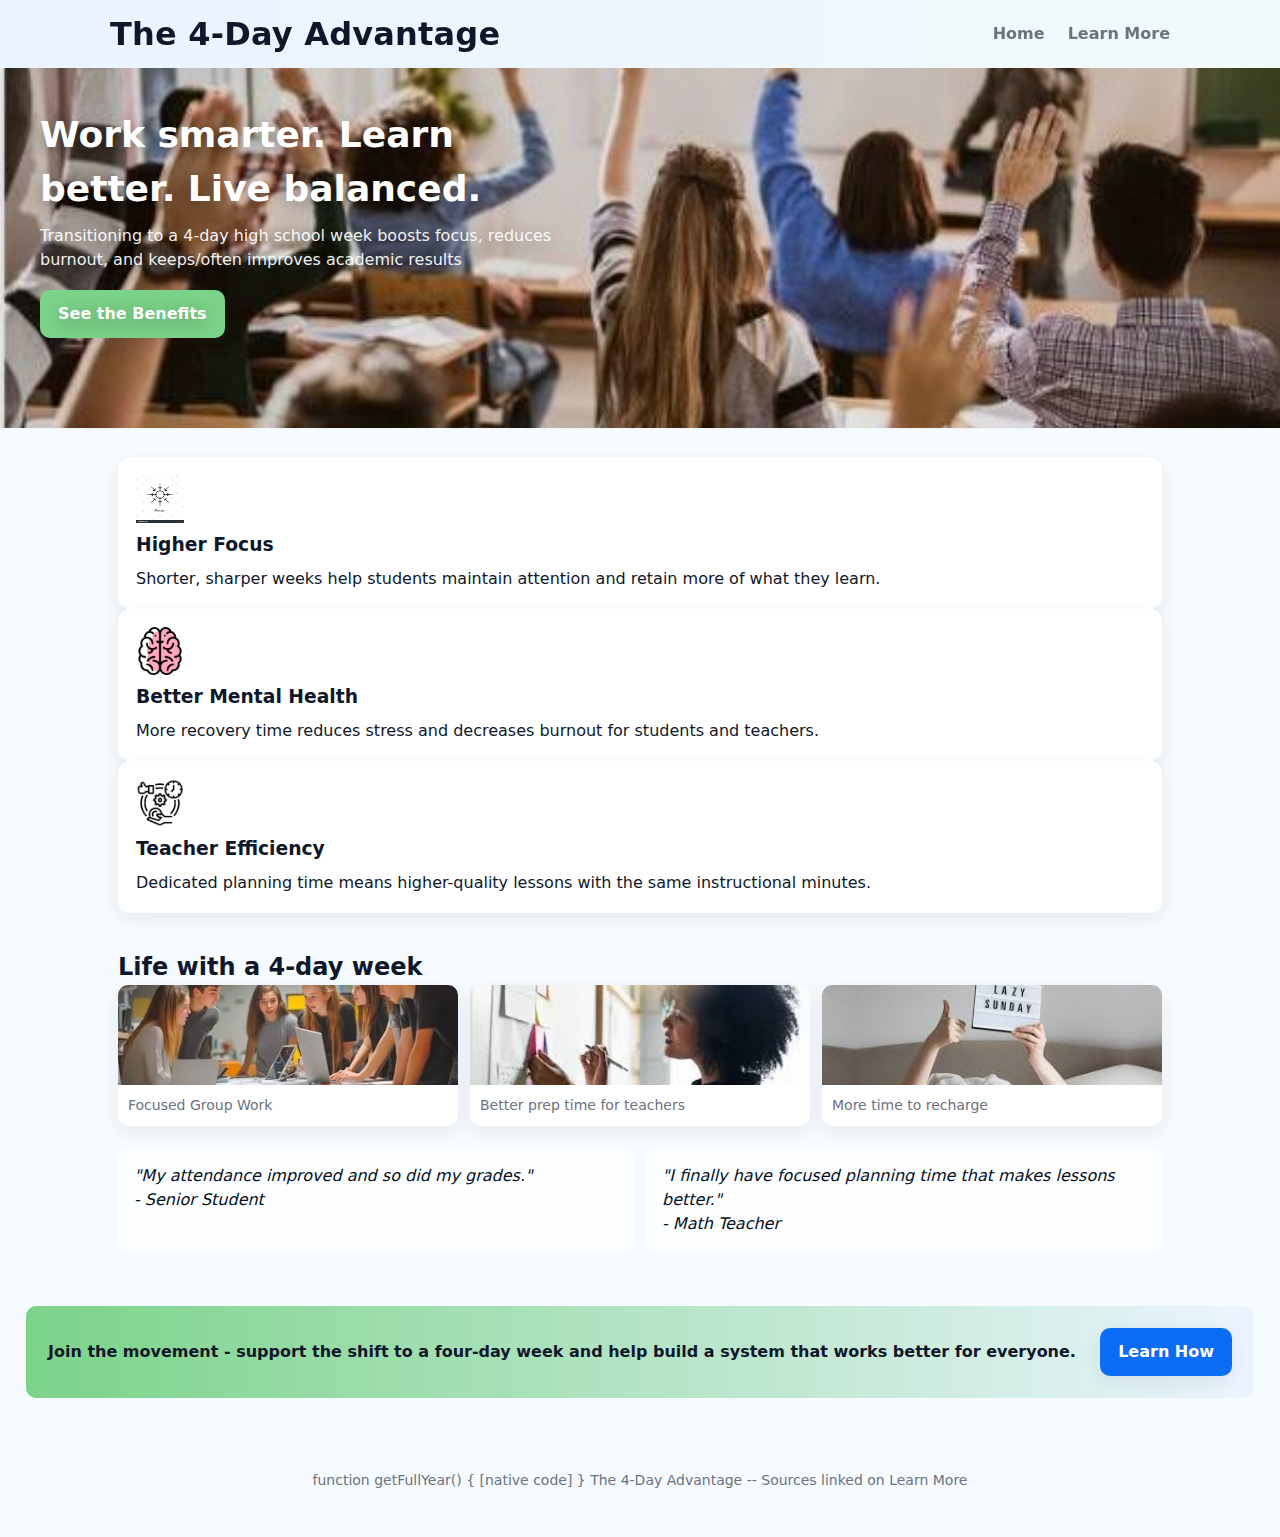
<file: index.html>
<!DOCTYPE html>
<html>
    <head>
        <meta charset="utf-8"/>
        <meta name="viewport" content="width=device-width, initial-scale=1"/>
        <title>The 4-Day Advantage</title>
        <link rel="stylesheet" href="style.css">
    </head>
    <body>
        <header class="site-header">
            <div class="container nav-inner">
                <h1 class="logo">The 4-Day Advantage</h1>
                <nav class="main-nav">
                    <a href="index.html">Home</a>
                    <a href="learn.html">Learn More</a>
                </nav>
            </div>
        </header>

        <section class="hero">
            <img src="img/download (6).jfif" alt="Students in classroom" class="hero-img">
            <div class="hero-overlay">
                <h2>Work smarter. Learn better. Live balanced.</h2>
                <p class="lead">Transitioning to a 4-day high school week boosts focus, reduces burnout, and keeps/often improves academic results</p>
                <a href="learn.html" class="cta" style="background-color: #7bd389;">See the Benefits</a>
            </div>
        </section>

        <main class="container">
            <section class="Benefits">
                <div class="card">
                    <img src="img/Focus Vector Line Icon Stock Vector (Royalty Free) 596729474 _ Shutterstock.jfif" class="icon">
                    <h3>Higher Focus</h3>
                    <p>Shorter, sharper weeks help students maintain attention and retain more of what they learn.</p>
                </div>
                <div class="card">
                    <img src="img/994202.png" class="icon">
                    <h3>Better Mental Health</h3>
                    <p>More recovery time reduces stress and decreases burnout for students and teachers.</p>
                </div>
                <div class="card">
                    <img src="img/download.png" class="icon">
                    <h3>Teacher Efficiency</h3>
                    <p>Dedicated planning time means higher-quality lessons with the same instructional minutes.</p>
                </div>
            </section>
            
            <section class="gallery">
                <h2>Life with a 4-day week</h2>
                <div class="flex-gallery">
                    <figure>
                        <img src="img/download.jfif" alt="Students Collaborating">
                        <figcaption>Focused Group Work</figcaption>
                    </figure>
                    <figure>
                        <img src="img/download (1).jfif" alt="Teacher Planning">
                        <figcaption>Better prep time for teachers</figcaption>
                    </figure>
                    <figure>
                        <img src="img/images.jfif" alt="Relaxed weekend">
                        <figcaption>More time to recharge</figcaption>
                    </figure>
                </div>
            </section>

            <section class="testimonials">
                <blockquote>"My attendance improved and so did my grades." <footer>- Senior Student</footer></blockquote>
                <blockquote>"I finally have focused planning time that makes lessons better." <footer>- Math Teacher</footer></blockquote>
            </section>
        </main>
        <aside class="bottom-cta">
            <p>Join the movement - support the shift to a four-day week and help build a system that works better for everyone.</p>
            <a href="learn.html" class="cta">Learn How</a>
        </aside>
        <footer class="site-footer">
            <div class="container">
                <p><span id="year"></span> The 4-Day Advantage -- Sources linked on Learn More</p>
            </div>
        </footer>
        
        <script>
            document.getElementById('year').textContent = new Date().getFullYear;
        </script>
    </body>
</html>
</file>
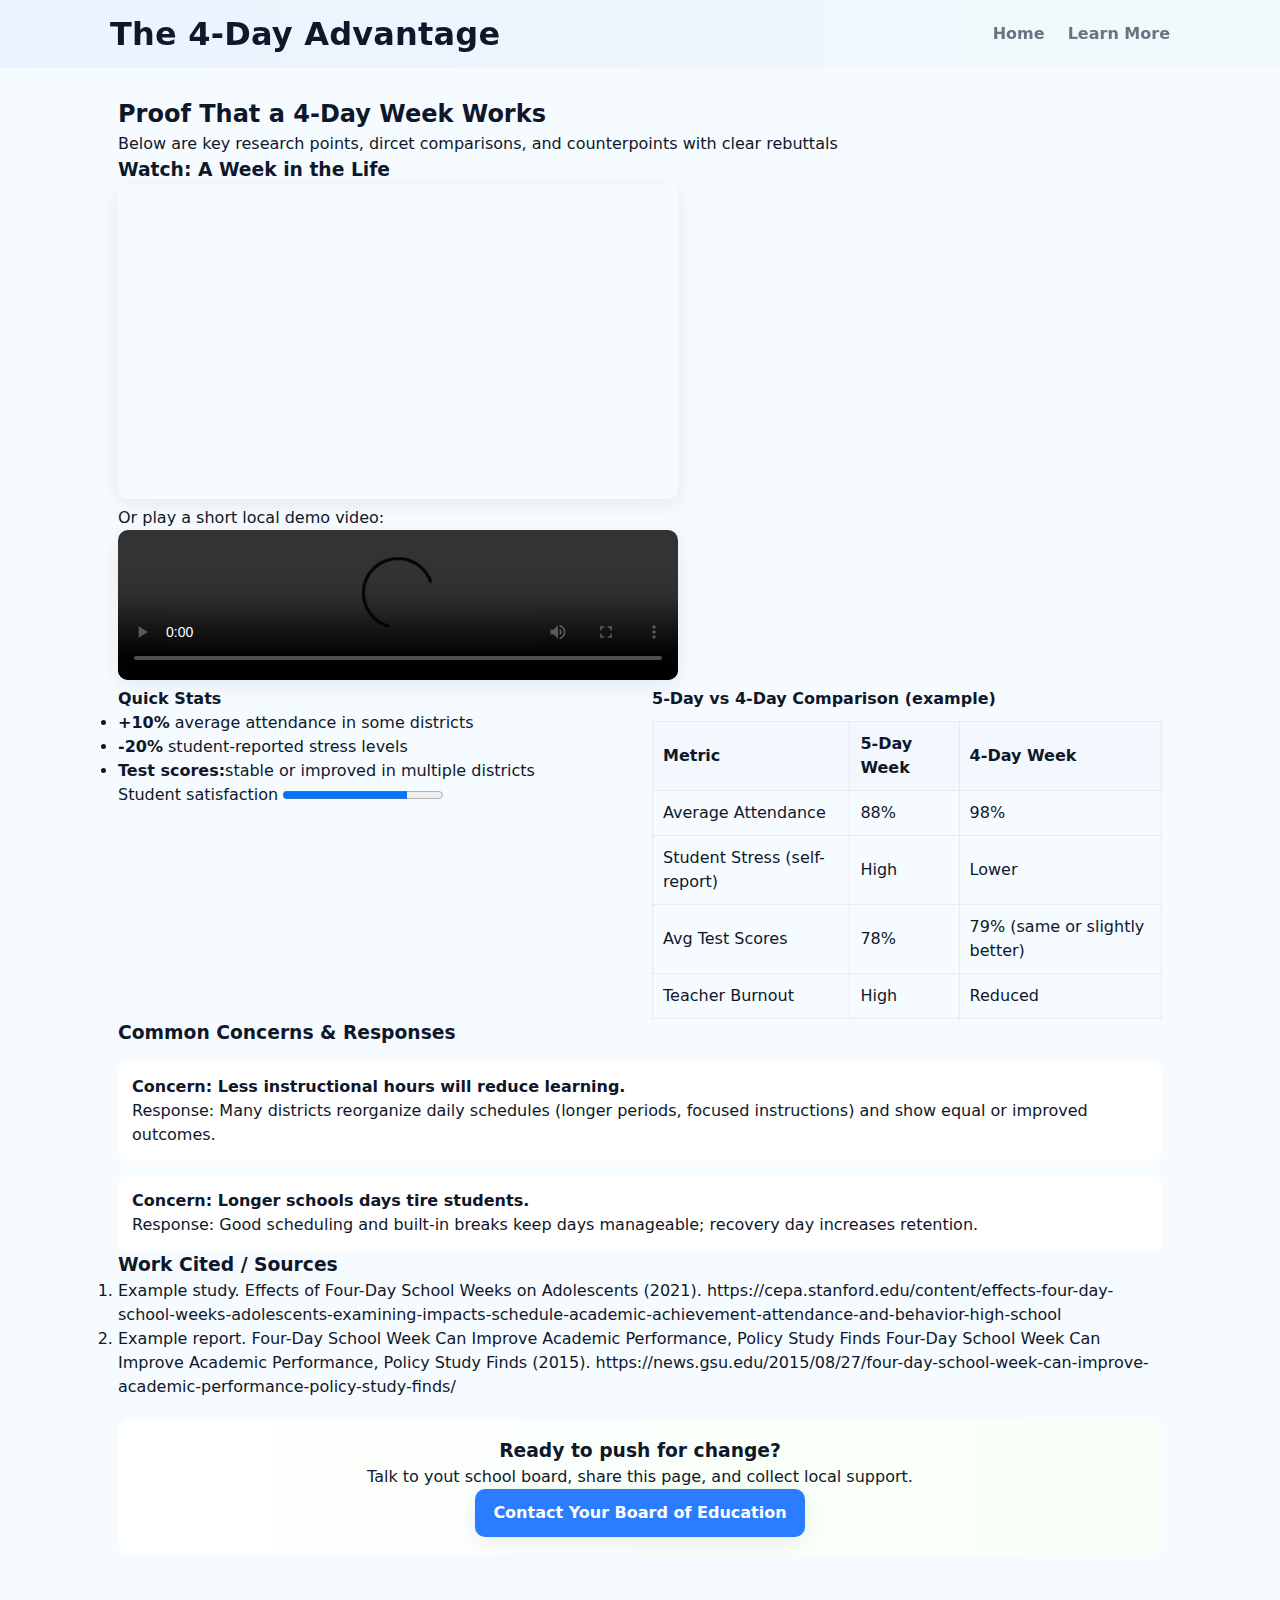
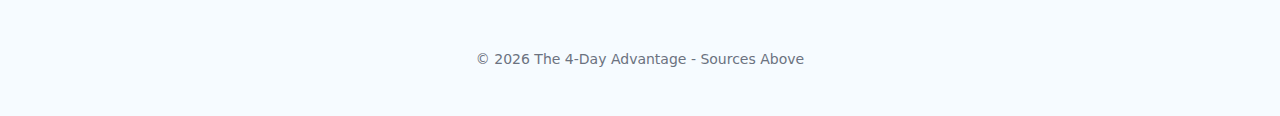
<file: learn.html>
<!DOCTYPE html>
<html>
    <head>
        <meta charset="utf-8"/>
        <meta name="viewport" content="width=device-width, initial-scale=1"/>
        <title>Proof -- The 4-Day Advantage</title>
        <link rel="stylesheet" href="style.css">

        <style>
            .research-grid { display:grid; grid-template-columns: 1fr 1fr; gap: 24px; }
            .table-wrap { overflow: auto; }
            @media(max-width:720px){ .research-grid{ grid-template-columns: 1fr; } }
        </style>
    </head>
    <body>
        <header class="site-header">
            <div class="container nav-inner">
                <h1 class="logo small">The 4-Day Advantage</h1>
                <nav class="main-nav">
                    <a href="index.html">Home</a>
                    <a href="learn.html">Learn More</a>
                </nav>
            </div>
        </header>

        <main class="container">
            <section class="proof">
                <h2>Proof That a 4-Day Week Works</h2>
                <p class="lead">Below are key research points, dircet comparisons, and counterpoints with clear rebuttals</p>

                <div class="video-area">
                    <h3>Watch: A Week in the Life</h3>
                    <div class="video-embed">
                        <iframe width="560", height="315" src="https://www.youtube.com/watch?v=FJ0qJwCdUds"
                        title="Youtube video" frameborder="0" allow="accelerometer; autoplay; clipboard-write; encrypted-media; gyroscope; picture-in-picture" allowfullscreen></iframe>
                    </div>

                    <p>Or play a short local demo video:</p>
                    <video controls width="560">
                        <source src="https://www.youtube.com/watch?v=FJ0qJwCdUds" type="video/mp4">
                        Your browser doesn't support the video tag.
                    </video>
                </div>

                <div class="research-grid">
                    <div class="stats">
                        <h4>Quick Stats</h4>
                        <ul>
                            <li><strong>+10%</strong> average attendance in some districts</li>
                            <li><strong>-20%</strong> student-reported stress levels</li>
                            <li><strong>Test scores:</strong>stable or improved in multiple districts</li>
                        </ul>

                        <label for="satisfaction">Student satisfaction</label>
                        <progress id="satisfaction" value="78" max="100">78%</progress>
                    </div>
                    <div class="table-wrap">
                        <h4>5-Day vs 4-Day Comparison (example)</h4>
                        <table class="compare">
                            <thead>
                                <tr>
                                    <th>Metric</th>
                                    <th>5-Day Week</th>
                                    <th>4-Day Week</th>
                                </tr>
                            </thead>
                            <tbody>
                                <tr><td>Average Attendance</td><td>88%</td><td>98%</td></tr>
                                <tr><td>Student Stress (self-report)</td><td>High</td><td>Lower</td></tr>
                                <tr><td>Avg Test Scores</td><td>78%</td><td>79% (same or slightly better)</td></tr>
                                <tr><td>Teacher Burnout</td><td>High</td><td>Reduced</td></tr>
                            </tbody>
                        </table>
                    </div>
                </div>

                <section class="counter">
                    <h3>Common Concerns & Responses</h3>
                    <div class="qa">
                        <div class="q">Concern: Less instructional hours will reduce learning.</div>
                        <div class="a">Response: Many districts reorganize daily schedules (longer periods, focused instructions) and show equal or improved outcomes.</div>
                    </div>
                    <div class="qa">
                        <div class="q">Concern: Longer schools days tire students.</div>
                        <div class="a">Response: Good scheduling and built-in breaks keep days manageable; recovery day increases retention.</div>
                    </div>
                </section>

                <section class="sources">
                    <h3>Work Cited / Sources</h3>
                    <ol>
                        <li>Example study. Effects of Four-Day School Weeks on Adolescents (2021). https://cepa.stanford.edu/content/effects-four-day-school-weeks-adolescents-examining-impacts-schedule-academic-achievement-attendance-and-behavior-high-school</li>
                        <li>Example report. Four-Day School Week Can Improve Academic Performance, Policy Study Finds Four-Day School Week Can Improve Academic Performance, Policy Study Finds (2015). https://news.gsu.edu/2015/08/27/four-day-school-week-can-improve-academic-performance-policy-study-finds/</li>
                    </ol>
                </section>

                <section class="final-cta">
                    <h3>Ready to push for change?</h3>
                    <p>Talk to yout school board, share this page, and collect local support.</p>
                    <a class="cta" href="https://www.cpsboe.org/contact">Contact Your Board of Education</a>
                </section>
            </section>
        </main>

        <footer class="site-footer">
            <div class="container">
                <p>© <span id="year2"></span> The 4-Day Advantage - Sources Above</p>
            </div>
        </footer>

        <script>
            document.getElementById('year2').textContent = new Date().getFullYear();
        </script>
    </body>
</html>
</file>
<file: style.css>
*{box-sizing: border-box; margin: 0; padding: 0;}
:root {
    --bg:#f6fbff;
    --muted:#6b7280;
    --primary: #2b7dff;
    --accent: #7bd389;
    --card:#ffffff;
    --glass: rgba(255, 255, 255, 0.8);
    --shadow: 0 6px 20px rgba(40, 40, 60, 0.08);
    --radius: 12px; 
}

body{
    font-family: system-ui, -apple-system, BlinkMacSystemFont, 'Segoe UI', Roboto, Oxygen, Ubuntu, Cantarell, 'Open Sans', 'Helvetica Neue', sans-serif;
    background: var(--bg);
    color: #0f172a;
    line-height: 1.5;
}

.container {
    max-width: 1100px;
    margin: 0 auto;
    padding: 28px;
}

.site-header {
    background: linear-gradient(90deg, rgba(43, 125, 255, 0.06), rgba(123, 211, 137, 0.03));
    backdrop-filter: blur(2px);
    position: sticky;
    top: 0;
    z-index: 50;
}

.nav-inner {
    display: flex;
    align-items: center;
    justify-content: space-between;
    padding: 10px 20px;
}

.logo {
    font-weight: 700; 
    letter-spacing: 0.2px;
}

.main-nav a{
    margin-left: 18px;
    text-decoration: none;
    color: var(--muted);
    font-weight: 600;
}

.main-nav a:hover{
    color: var(--primary);
}

.hero {
    position: relative;
    overflow: hidden;
    border-bottom: 1px solid rgba(10, 20, 40, 0.03)
}

.hero-img {
    width: 100%;
    height: 360px;
    object-fit: cover;
    display: block;
    filter: brightness(0.9);
}

.hero-overlay {
    position: absolute;
    left: 40px;
    top: 40px;
    color: white;
    max-width: 520px;
    text-shadow: 0 4px 18px rgba(0, 0, 0, 0.35);
}

.hero-overlay h2 {
    font-size: 36px;
    margin-bottom: 8px;
}

.hero-overlay .lead {
    font-size: 16px;
    margin-bottom: 18px;
    color: rgba(255, 255, 255, 0.95);
}

.cta {
    display: inline-block;
    padding: 12px 18px;
    border-radius: 10px;
    background: var(--primary);
    color: #fff;
    text-decoration: none;
    font-weight: 700;
    box-shadow: var(--shadow);
    transition: transform .16s ease, box-shadow .16s;
}

.cta:hover {
    transform: translateY(-4px);
    box-shadow: 0 18px 30px rgba(43, 125, 255, 0.14);
}

.hero-overlay, .hero-img {
    animation: fadeInUp .9s ease both;
}

@keyframes fadeInUp {
    from{
        opacity: 0;
        transform: translateY(12px);
        
    }

    to {
        opacity: 1;
        transform: none;
    }
}

.benefits {
    display: flex;
    gap: 18px;
    margin-top: 28px;
}

.card {
    background: var(--card);
    flex: 1;
    padding: 18px;
    border-radius: 12px;
    box-shadow: var(--shadow);
    text-align: left
}
.card h3{
    margin-top: 8px;
    margin-bottom: 8px;
}

.icon {
    width: 48px;
    height: 48px;
    display: block;
}

.gallery {
    margin-top: 36px;
}

.flex-gallery {
    display: flex;
    gap: 12px;
}

.flex-gallery figure {
    flex: 1;
    background: var(--card);
    border-radius: 10px;
    overflow: hidden;
    box-shadow: var(--shadow);
    transition: transform .22s ease;
    cursor: default;
}

.flex-gallery img {
    width: 100%;
    height: 100px;
    object-fit: cover;
    display: block;
}

.flex-gallery figcaption {
    padding: 10px;
    font-size: 14px;
    color: var(--muted);
}

.flex-gallery figure:hover {
    transform: translateY(-6px);
}

.testimonials {
    display: flex;
    gap: 12px;
    margin-top: 22px;
}

.testimonials blockquote {
    background: var(--glass);
    padding: 16px;
    border-radius: 10px;
    flex: 1;
    color: #041025;
    font-style: italic;
}

.bottom-cta {
    background: linear-gradient(90deg, var(--accent), rgba(43, 125, 255, 0.05));
    padding: 22px;
    border-radius: 10px;
    margin: 26px;
    display: flex;
    justify-content: space-between;
    align-items: center;
}

.bottom-cta p {
    font-weight: 700;
}

.bottom-cta .cta {
    background: #0b6cf6;
}

table.compare {
    width: 100%;
    border-collapse: collapse;
    margin-top: 10px;
}

table.compare th, table.compare td {
    border: 1px solid rgba(10, 20, 40, 0.06);
    padding: 10px;
    text-align: left;
}

table.compare thead {
    background: #f3f8ff;
}

.video-area iframe, .video-area video {
    max-width: 100%;
    border-radius: 10px;
    box-shadow: var(--shadow);
}

.counter .qa {
    margin-top: 14px;
    padding: 14px;
    background: var(--card);
    border-radius: 10px;
}

.q {
    font-weight: 700;
}

.final-cta {
    margin-top: 20px;
    padding: 18px;
    background: linear-gradient(90deg, #fff, #f7fff7);
    border-radius: 12px;
    text-align: center;
}

.final-cta .cta {
    background: var(--primary);
}

.site-footer {
    padding: 18px;
    text-align: center;
    color: var(--muted);
    font-size: 14px;
    margin-top: 20px;
}

@media(max-width:900px) {
    .benefits {
        flex-direction: column;
    }

    .flex-gallery {
        flex-direction: column;
    }

    .hero-overlay {
        position: relative;
        top: auto;
        left: auto;
        padding: 18px;
        background: linear-gradient(180deg, rgba(0,0,0,0.25), rgba(0,0,0,0.25));
    }
}
</file>
